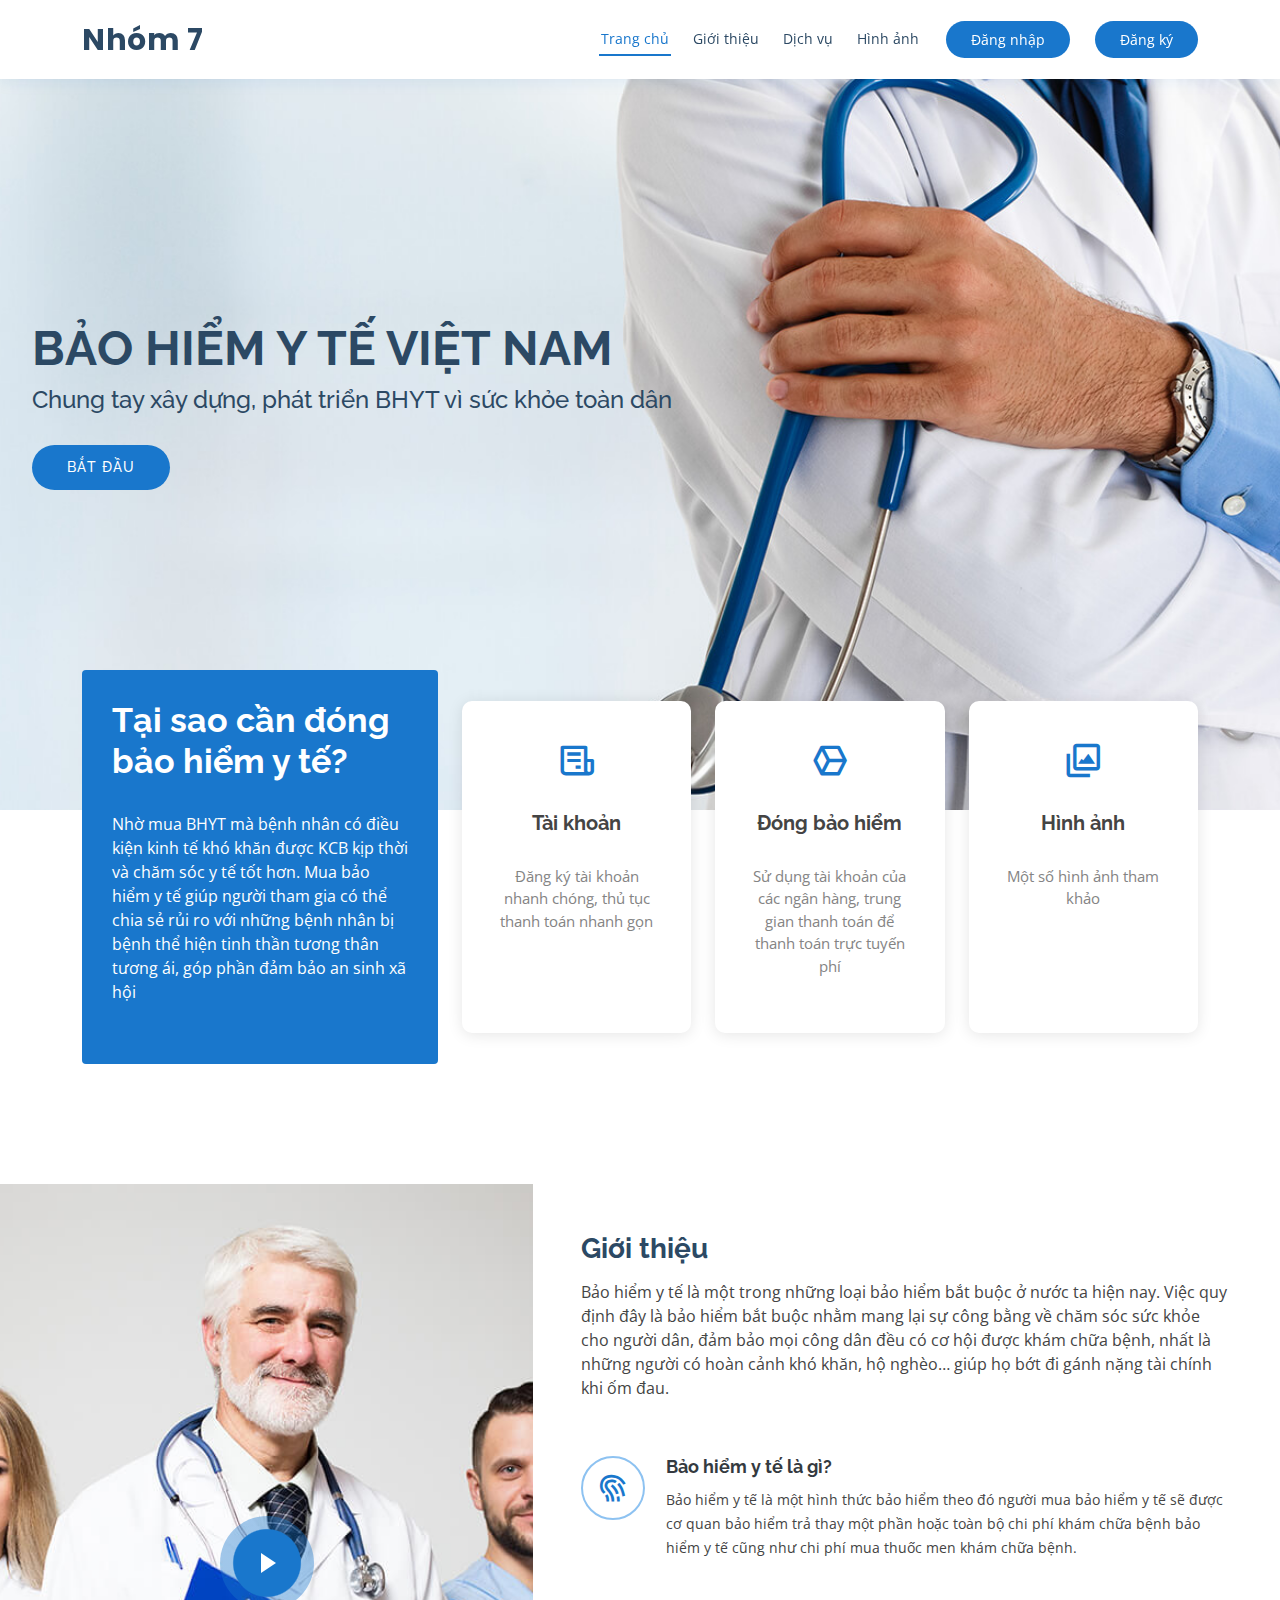
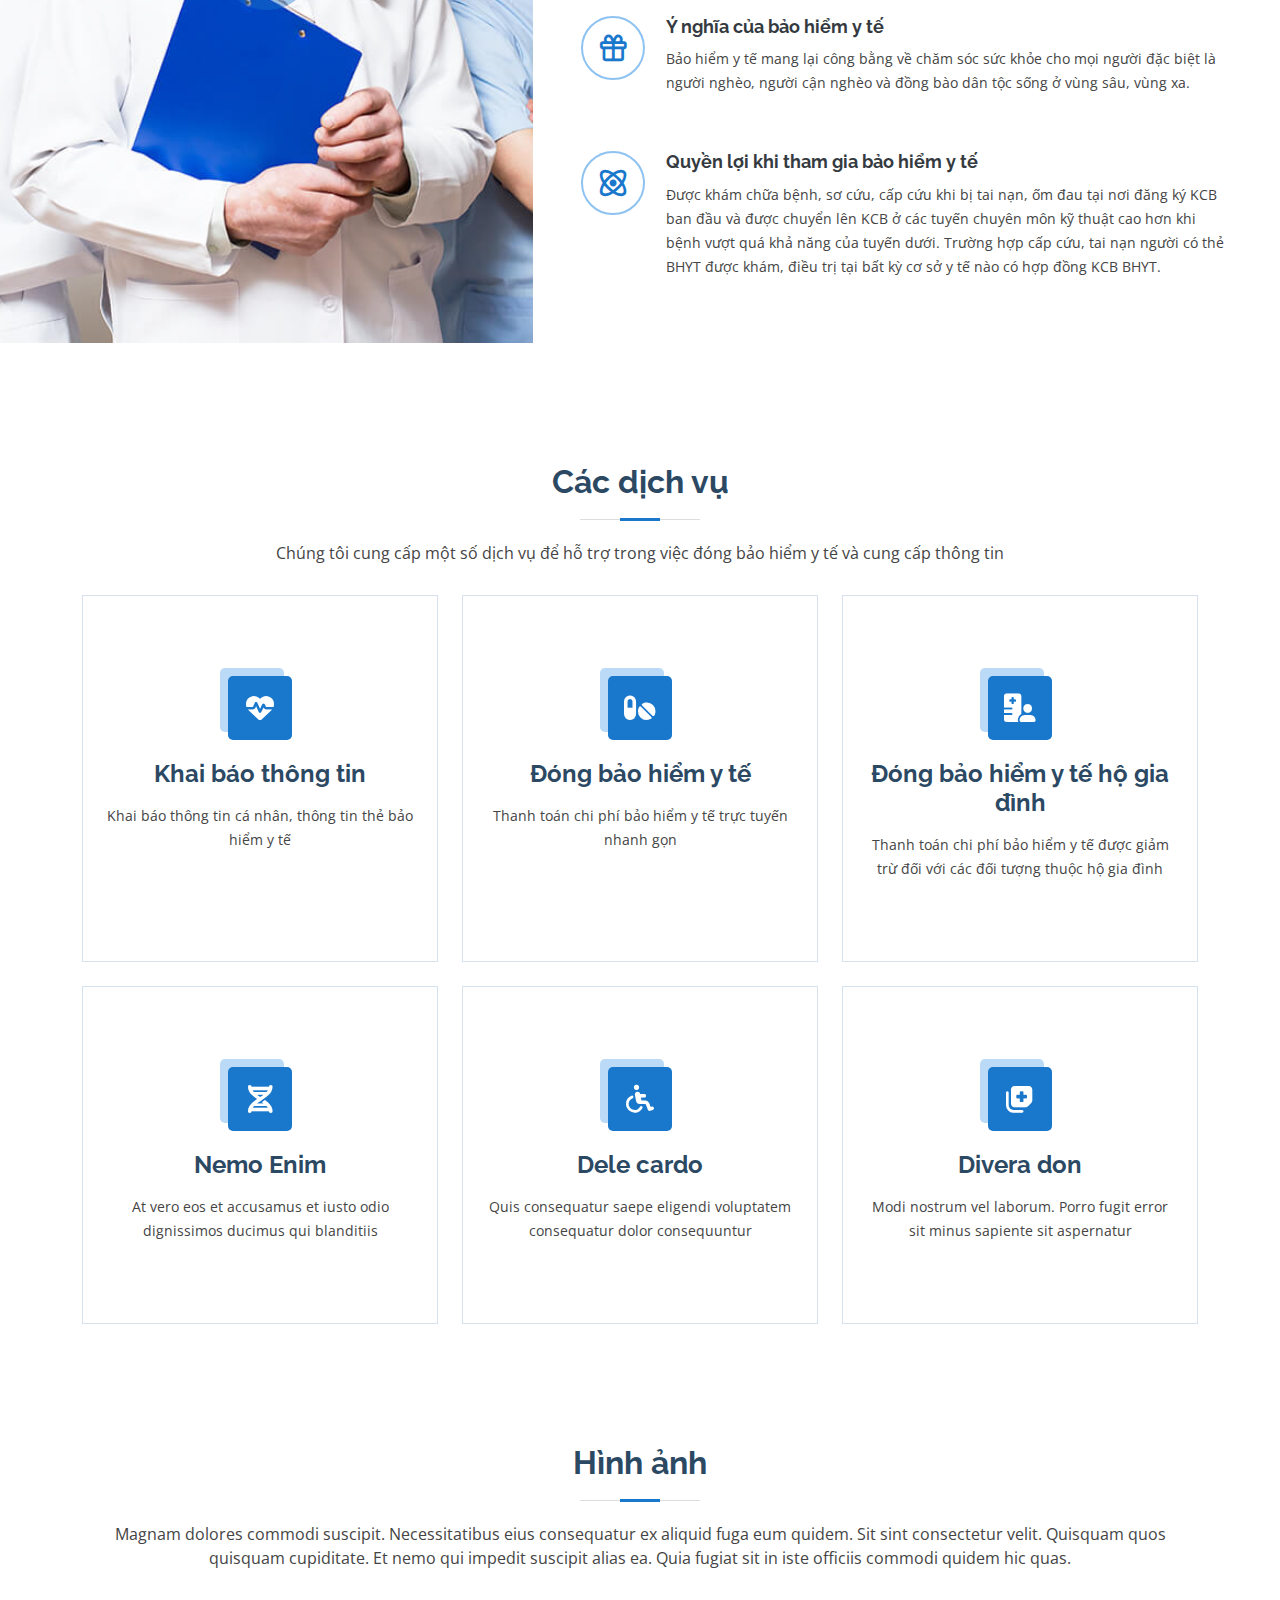
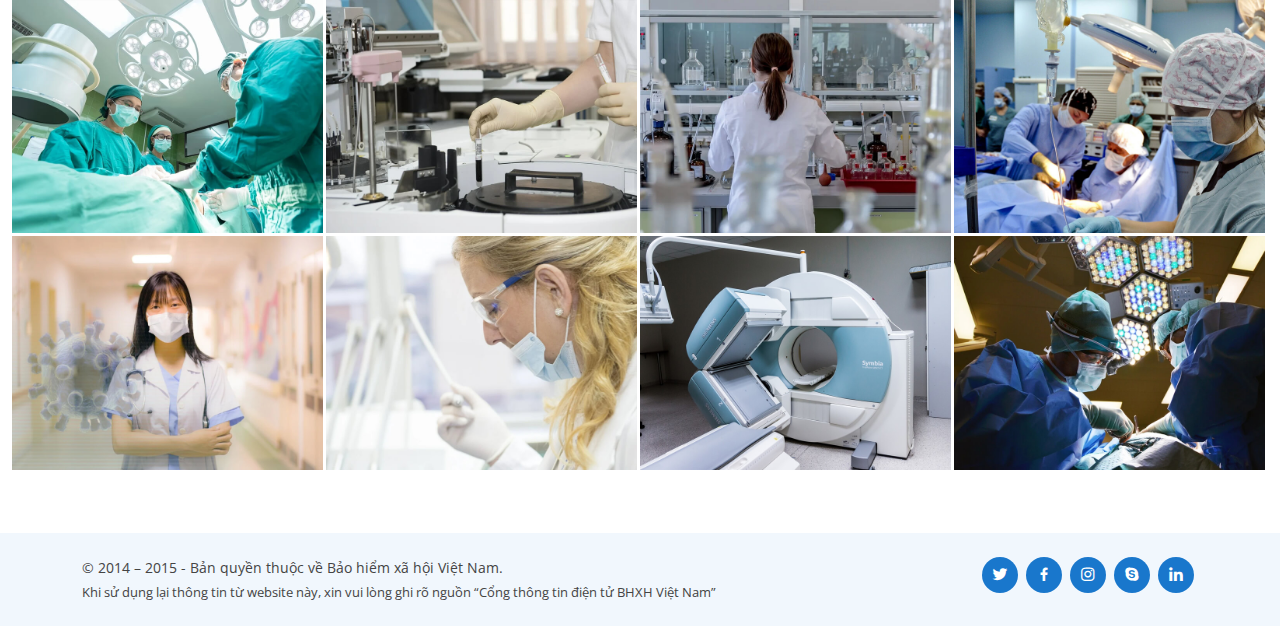
<file: Medilab/index.html>
<!DOCTYPE html>
<html lang="en">

<head>
  <meta charset="utf-8">
  <meta content="width=device-width, initial-scale=1.0" name="viewport">

  <title>Cổng thông tin điện tử - Bảo hiểm xã hội Việt Nam</title>
  <meta content="" name="description">
  <meta content="" name="keywords">

  <!-- Favicons -->
  <link href="assets/img/favicon.png" rel="icon">
  <link href="assets/img/apple-touch-icon.png" rel="apple-touch-icon">

  <!-- Google Fonts -->
  <link href="https://fonts.googleapis.com/css?family=Open+Sans:300,300i,400,400i,600,600i,700,700i|Raleway:300,300i,400,400i,500,500i,600,600i,700,700i|Poppins:300,300i,400,400i,500,500i,600,600i,700,700i" rel="stylesheet">

  <!-- Vendor CSS Files -->
  <link href="assets/vendor/fontawesome-free/css/all.min.css" rel="stylesheet">
  <link href="assets/vendor/animate.css/animate.min.css" rel="stylesheet">
  <link href="assets/vendor/bootstrap/css/bootstrap.min.css" rel="stylesheet">
  <link href="assets/vendor/bootstrap-icons/bootstrap-icons.css" rel="stylesheet">
  <link href="assets/vendor/boxicons/css/boxicons.min.css" rel="stylesheet">
  <link href="assets/vendor/glightbox/css/glightbox.min.css" rel="stylesheet">
  <link href="assets/vendor/remixicon/remixicon.css" rel="stylesheet">
  <link href="assets/vendor/swiper/swiper-bundle.min.css" rel="stylesheet">

  <!-- Template Main CSS File -->
  <link href="assets/css/style.css" rel="stylesheet">

  <!-- =======================================================
  * Template Name: Medilab
  * Updated: Mar 10 2023 with Bootstrap v5.2.3
  * Template URL: https://bootstrapmade.com/medilab-free-medical-bootstrap-theme/
  * Author: BootstrapMade.com
  * License: https://bootstrapmade.com/license/
  ======================================================== -->
</head>

<body>
  <!-- ======= Header ======= -->
  <header id="header" class="fixed-top">
    <div class="container d-flex align-items-center">

      <h1 class="logo me-auto"><a href="index.html">Nhóm 7</a></h1>
      <nav id="navbar" class="navbar order-last order-lg-0">
        <ul>
          <li><a class="nav-link scrollto active" href="#hero">Trang chủ</a></li>
          <li><a class="nav-link scrollto" href="#about">Giới thiệu</a></li>
          <li><a class="nav-link scrollto" href="#services">Dịch vụ</a></li>
          <li><a class="nav-link scrollto" href="#gallery">Hình ảnh</a></li>
          <li id="da_dang_nhap" class="dropdown hide"><a href="#"><span id="ten_dang_nhap" style="font-weight: bolder;">123456789 - Phạm Minh Hiếu</span> <i class="bi bi-chevron-down"></i></a>
            <ul>
              <li><a href="/thong-tin-tai-khoan.html">Thông tin tài khoản</a></li>
              <li><a href="/doi-mat-khau.html">Thay đổi mật khẩu</a></li>
              <!-- <li class="dropdown"><a href="#"><span>Deep Drop Down</span> <i class="bi bi-chevron-right"></i></a>
                <ul>
                  <li><a href="#">Deep Drop Down 1</a></li>
                  <li><a href="#">Deep Drop Down 2</a></li>
                  <li><a href="#">Deep Drop Down 3</a></li>
                  <li><a href="#">Deep Drop Down 4</a></li>
                  <li><a href="#">Deep Drop Down 5</a></li>
                </ul>
              </li> -->
              <li><a id="dang_xuat">Đăng xuất</a></li>
              <!-- <li><a href="#">Drop Down 3</a></li>
              <li><a href="#">Drop Down 4</a></li> -->
            </ul>
          </li>
          <!-- <li><a class="nav-link scrollto" href="#contact">Contact</a></li> -->
        </ul>
        <i class="bi bi-list mobile-nav-toggle"></i>
      </nav><!-- .navbar -->
      <a id="bt_dang_nhap" href="/dang-nhap.html" class="appointment-btn scrollto">Đăng nhập</a>
      <a id="bt_dang_ky" href="/inner-page.html" class="appointment-btn scrollto">Đăng ký</a>
    </div>
  </header><!-- End Header -->

  <!-- ======= Hero Section ======= -->
  <section id="hero" class="d-flex align-items-center">
    <div class="container">
      <h1 style="margin-left: -50px;">Bảo hiểm y tế Việt Nam</h1>
      <h2 style="margin-left: -50px;">Chung tay xây dựng, phát triển BHYT vì sức khỏe toàn dân</h2>
      <a href="#about" class="btn-get-started scrollto" style="margin-left: -50px;">Bắt đầu</a>
    </div>
  </section><!-- End Hero -->

  <main id="main">

    <!-- ======= Why Us Section ======= -->
    <section id="why-us" class="why-us">
      <div class="container">

        <div class="row">
          <div class="col-lg-4 d-flex align-items-stretch">
            <div class="content">
              <h3>Tại sao cần đóng bảo hiểm y tế?</h3>
              <p>
                Nhờ mua BHYT mà bệnh nhân có điều kiện kinh tế khó khăn được KCB kịp thời và chăm sóc y tế tốt hơn. Mua bảo hiểm y tế
                giúp người tham gia có thể chia sẻ rủi ro với những bệnh nhân bị bệnh thể hiện tinh thần tương thân tương ái, góp phần
                đảm bảo an sinh xã hội
              </p>
              <!-- <div class="text-center">
                <a href="#" class="more-btn">Learn More <i class="bx bx-chevron-right"></i></a>
              </div> -->
            </div>
          </div>
          <div class="col-lg-8 d-flex align-items-stretch">
            <div class="icon-boxes d-flex flex-column justify-content-center">
              <div class="row">
                <div class="col-xl-4 d-flex align-items-stretch">
                  <div class="icon-box mt-4 mt-xl-0">
                    <i class="bx bx-receipt"></i>
                    <h4>Tài khoản</h4>
                    <p>Đăng ký tài khoản nhanh chóng, thủ tục thanh toán nhanh gọn</p>
                  </div>
                </div>
                <div class="col-xl-4 d-flex align-items-stretch">
                  <div class="icon-box mt-4 mt-xl-0">
                    <i class="bx bx-cube-alt"></i>
                    <h4>Đóng bảo hiểm</h4>
                    <p>Sử dụng tài khoản của các ngân hàng, trung gian thanh toán để thanh toán trực tuyến phí</p>
                  </div>
                </div>
                <div class="col-xl-4 d-flex align-items-stretch">
                  <div class="icon-box mt-4 mt-xl-0">
                    <i class="bx bx-images"></i>
                    <h4>Hình ảnh</h4>
                    <p>Một số hình ảnh tham khảo</p>
                  </div>
                </div>
              </div>
            </div><!-- End .content-->
          </div>
        </div>

      </div>
    </section><!-- End Why Us Section -->

    <!-- ======= About Section ======= -->
    <section id="about" class="about">
      <div class="container-fluid">

        <div class="row">
          <div class="col-xl-5 col-lg-6 video-box d-flex justify-content-center align-items-stretch position-relative">
            <a href="https://www.youtube.com/watch?v=jDDaplaOz7Q" class="glightbox play-btn mb-4"></a>
          </div>

          <div class="col-xl-7 col-lg-6 icon-boxes d-flex flex-column align-items-stretch justify-content-center py-5 px-lg-5">
            <h3>Giới thiệu</h3>
            <p>Bảo hiểm y tế là một trong những loại bảo hiểm bắt buộc ở nước ta hiện nay. Việc quy định đây là bảo hiểm bắt buộc nhằm
            mang lại sự công bằng về chăm sóc sức khỏe cho người dân, đảm bảo mọi công dân đều có cơ hội được khám chữa bệnh, nhất
            là những người có hoàn cảnh khó khăn, hộ nghèo… giúp họ bớt đi gánh nặng tài chính khi ốm đau.</p>

            <div class="icon-box">
              <div class="icon"><i class="bx bx-fingerprint"></i></div>
              <h4 class="title"><a href="">Bảo hiểm y tế là gì?</a></h4>
              <p class="description">Bảo hiểm y tế là một hình thức bảo hiểm theo đó người mua bảo hiểm y tế sẽ được cơ quan bảo hiểm trả thay một phần hoặc
              toàn bộ chi phí khám chữa bệnh bảo hiểm y tế cũng như chi phí mua thuốc men khám chữa bệnh.</p>
            </div>

            <div class="icon-box">
              <div class="icon"><i class="bx bx-gift"></i></div>
              <h4 class="title"><a href="">Ý nghĩa của bảo hiểm y tế</a></h4>
              <p class="description">Bảo hiểm y tế mang lại công bằng về chăm sóc sức khỏe cho mọi người đặc biệt là người nghèo, người cận nghèo và đồng bào
              dân tộc sống ở vùng sâu, vùng xa.</p>
            </div>

            <div class="icon-box">
              <div class="icon"><i class="bx bx-atom"></i></div>
              <h4 class="title"><a href="">Quyền lợi khi tham gia bảo hiểm y tế</a></h4>
              <p class="description">Được khám chữa bệnh, sơ cứu, cấp cứu khi bị tai nạn, ốm đau tại nơi đăng ký KCB ban đầu và được chuyển lên KCB ở các
              tuyến chuyên môn kỹ thuật cao hơn khi bệnh vượt quá khả năng của tuyến dưới. Trường hợp cấp cứu, tai nạn người có thẻ
              BHYT được khám, điều trị tại bất kỳ cơ sở y tế nào có hợp đồng KCB BHYT.</p>
            </div>

          </div>
        </div>

      </div>
    </section><!-- End About Section -->

    <!-- ======= Services Section ======= -->
    <section id="services" class="services">
      <div class="container">

        <div class="section-title">
          <h2>Các dịch vụ</h2>
          <p>Chúng tôi cung cấp một số dịch vụ để hỗ trợ trong việc đóng bảo hiểm y tế và cung cấp thông tin</p>
        </div>

        <div class="row">
          <div id="khai_bao_thong_tin" class="col-lg-4 col-md-6 d-flex align-items-stretch">
            <div class="icon-box">
              <div class="icon"><i class="fas fa-heartbeat"></i></div>
              <h4><a href="/khai-bao-bhyt.html">Khai báo thông tin</a></h4>
              <p>Khai báo thông tin cá nhân, thông tin thẻ bảo hiểm y tế</p>
            </div>
          </div>

          <div id="dong_bhyt_ca_nhan" class="col-lg-4 col-md-6 d-flex align-items-stretch mt-4 mt-md-0">
            <div class="icon-box">
              <div class="icon"><i class="fas fa-pills"></i></div>
              <h4><a href="/gia-han-ca-nhan.html">Đóng bảo hiểm y tế</a></h4>
              <p>Thanh toán chi phí bảo hiểm y tế trực tuyến nhanh gọn</p>
            </div>
          </div>

          <div id="dong_bhyt_hgd" class="col-lg-4 col-md-6 d-flex align-items-stretch mt-4 mt-lg-0">
            <div class="icon-box">
              <div class="icon" ><i class="fas fa-hospital-user"></i></div>
              <h4><a>Đóng bảo hiểm y tế hộ gia đình</a></h4>
              <p>Thanh toán chi phí bảo hiểm y tế được giảm trừ đối với các đối tượng thuộc hộ gia đình</p>
            </div>
          </div>

          <div class="col-lg-4 col-md-6 d-flex align-items-stretch mt-4">
            <div class="icon-box">
              <div class="icon"><i class="fas fa-dna"></i></div>
              <h4><a href="">Nemo Enim</a></h4>
              <p>At vero eos et accusamus et iusto odio dignissimos ducimus qui blanditiis</p>
            </div>
          </div>

          <div class="col-lg-4 col-md-6 d-flex align-items-stretch mt-4">
            <div class="icon-box">
              <div class="icon"><i class="fas fa-wheelchair"></i></div>
              <h4><a href="">Dele cardo</a></h4>
              <p>Quis consequatur saepe eligendi voluptatem consequatur dolor consequuntur</p>
            </div>
          </div>

          <div class="col-lg-4 col-md-6 d-flex align-items-stretch mt-4">
            <div class="icon-box">
              <div class="icon"><i class="fas fa-notes-medical"></i></div>
              <h4><a href="">Divera don</a></h4>
              <p>Modi nostrum vel laborum. Porro fugit error sit minus sapiente sit aspernatur</p>
            </div>
          </div>

        </div>

      </div>
    </section><!-- End Services Section -->

    <!-- ======= Gallery Section ======= -->
    <section id="gallery" class="gallery">
      <div class="container">

        <div class="section-title">
          <h2>Hình ảnh</h2>
          <p>Magnam dolores commodi suscipit. Necessitatibus eius consequatur ex aliquid fuga eum quidem. Sit sint consectetur velit. Quisquam quos quisquam cupiditate. Et nemo qui impedit suscipit alias ea. Quia fugiat sit in iste officiis commodi quidem hic quas.</p>
        </div>
      </div>

      <div class="container-fluid">
        <div class="row g-0">

          <div class="col-lg-3 col-md-4">
            <div class="gallery-item">
              <a href="assets/img/gallery/gallery-1.jpg" class="galelry-lightbox">
                <img src="assets/img/gallery/gallery-1.jpg" alt="" class="img-fluid">
              </a>
            </div>
          </div>

          <div class="col-lg-3 col-md-4">
            <div class="gallery-item">
              <a href="assets/img/gallery/gallery-2.jpg" class="galelry-lightbox">
                <img src="assets/img/gallery/gallery-2.jpg" alt="" class="img-fluid">
              </a>
            </div>
          </div>

          <div class="col-lg-3 col-md-4">
            <div class="gallery-item">
              <a href="assets/img/gallery/gallery-3.jpg" class="galelry-lightbox">
                <img src="assets/img/gallery/gallery-3.jpg" alt="" class="img-fluid">
              </a>
            </div>
          </div>

          <div class="col-lg-3 col-md-4">
            <div class="gallery-item">
              <a href="assets/img/gallery/gallery-4.jpg" class="galelry-lightbox">
                <img src="assets/img/gallery/gallery-4.jpg" alt="" class="img-fluid">
              </a>
            </div>
          </div>

          <div class="col-lg-3 col-md-4">
            <div class="gallery-item">
              <a href="assets/img/gallery/gallery-5.jpg" class="galelry-lightbox">
                <img src="assets/img/gallery/gallery-5.jpg" alt="" class="img-fluid">
              </a>
            </div>
          </div>

          <div class="col-lg-3 col-md-4">
            <div class="gallery-item">
              <a href="assets/img/gallery/gallery-6.jpg" class="galelry-lightbox">
                <img src="assets/img/gallery/gallery-6.jpg" alt="" class="img-fluid">
              </a>
            </div>
          </div>

          <div class="col-lg-3 col-md-4">
            <div class="gallery-item">
              <a href="assets/img/gallery/gallery-7.jpg" class="galelry-lightbox">
                <img src="assets/img/gallery/gallery-7.jpg" alt="" class="img-fluid">
              </a>
            </div>
          </div>

          <div class="col-lg-3 col-md-4">
            <div class="gallery-item">
              <a href="assets/img/gallery/gallery-8.jpg" class="galelry-lightbox">
                <img src="assets/img/gallery/gallery-8.jpg" alt="" class="img-fluid">
              </a>
            </div>
          </div>

        </div>

      </div>
    </section><!-- End Gallery Section -->
  </main><!-- End #main -->

  <!-- ======= Footer ======= -->
  <footer id="footer">
    <div class="container d-md-flex py-4">

      <div class="me-md-auto text-center text-md-start">
        <div class="copyright">
          &copy; 2014 – 2015 - Bản quyền thuộc về Bảo hiểm xã hội Việt Nam.
        </div>
        <div class="credits">
          Khi sử dụng lại thông tin từ website này, xin vui lòng ghi rõ nguồn “Cổng thông tin điện tử BHXH Việt Nam”
        </div>
      </div>
      <div class="social-links text-center text-md-right pt-3 pt-md-0">
        <a href="#" class="twitter"><i class="bx bxl-twitter"></i></a>
        <a href="#" class="facebook"><i class="bx bxl-facebook"></i></a>
        <a href="#" class="instagram"><i class="bx bxl-instagram"></i></a>
        <a href="#" class="google-plus"><i class="bx bxl-skype"></i></a>
        <a href="#" class="linkedin"><i class="bx bxl-linkedin"></i></a>
      </div>
    </div>
  </footer><!-- End Footer -->

  <div id="preloader"></div>
  <a href="#" class="back-to-top d-flex align-items-center justify-content-center"><i class="bi bi-arrow-up-short"></i></a>

  <script>
    const token = localStorage.getItem('accessToken');
    const daDangNhap = document.querySelector("#da_dang_nhap");
    const btDangNhap = document.querySelector("#bt_dang_nhap");
    const btDangKy = document.querySelector("#bt_dang_ky");
    const tenDangNhap = document.querySelector("#ten_dang_nhap");
    console.log(token)
    if (token) {
      window.addEventListener('DOMContentLoaded', (event) => {
        fetch('http://localhost:8080/api/check/trang-chu', {
          method: "GET",
          headers: {
            'Authorization': 'Bearer ' + token
          }
        })
          .then(response => response.json())
          .then(data => {
            let p = data.username + " - " + data.hoTen;
            if (data.status == "success") {
              if (daDangNhap.classList.contains("hide")) {
                daDangNhap.classList.remove("hide");
              }
              if (!btDangNhap.classList.contains("hide")) {
                btDangNhap.classList.add("hide");
              }
              if (!btDangKy.classList.contains("hide")) {
                btDangKy.classList.add("hide");
              }
              tenDangNhap.innerHTML = p;
            } else {
              if (!daDangNhap.classList.contains("hide")) {
                daDangNhap.classList.add("hide");
              }
              if (btDangNhap.classList.contains("hide")) {
                btDangNhap.classList.remove("hide");
              }
              if (btDangKy.classList.contains("hide")) {
                btDangKy.classList.remove("hide");
              }
            }
          })
          .catch(error => {
            if (!daDangNhap.classList.contains("hide")) {
              daDangNhap.classList.add("hide");
            }
            if (btDangNhap.classList.contains("hide")) {
              btDangNhap.classList.remove("hide");
            }
            if (btDangKy.classList.contains("hide")) {
              btDangKy.classList.remove("hide");
            }
          });
      });
    } else {
      // Nếu không có token, hiển thị nút đăng nhập và đăng ký
      if (!daDangNhap.classList.contains("hide")) {
        daDangNhap.classList.add("hide");
      }
      if (btDangNhap.classList.contains("hide")) {
        btDangNhap.classList.remove("hide");
      }
      if (btDangKy.classList.contains("hide")) {
        btDangKy.classList.remove("hide");
      }
    }

    document.getElementById("dang_xuat").addEventListener("click", function (event) {
      event.preventDefault();
      localStorage.removeItem('accessToken');
      location.reload();
    });

    // kiểm tra xem đã đăng nhập chưa
    // Trang web đóng bhyt hgd
    const dongBhytHgd = document.querySelector("#dong_bhyt_hgd");
    dongBhytHgd.addEventListener('click', event => {
      console.log("click")
      event.preventDefault();
      fetch('http://localhost:8080/api/check/trang-chu', {
        method: "GET",
        headers: {
          'Authorization': 'Bearer ' + token
        }
      })
      .then(response => {
        if (response.status === 200){  
          return response.json();
        }else{
          location.href = "/dang-nhap.html";
        }
      })
      .then(data => {
        if(data.status =="success"){
          location.href = "/gia-han-hgd.html";
        }else{
          location.href = "/dang-nhap.html";
        }
      })
      .catch(error => {
        console.error('Lỗi:', error);
      });
    });


    // Trang web đóng bhyt cá nhân
    const dongBhytCaNhan = document.querySelector("#dong_bhyt_ca_nhan");
    dongBhytCaNhan.addEventListener('click', event => {
        console.log("click")
        event.preventDefault();
        fetch('http://localhost:8080/api/check/trang-chu', {
          method: "GET",
          headers: {
            'Authorization': 'Bearer ' + token
          }
        })
          .then(response => {
            if (response.status === 200) {
              return response.json();
            } else {
              location.href = "/dang-nhap.html";
            }
          })
          .then(data => {
            if (data.status == "success") {
              location.href = "/gia-han-ca-nhan.html";
            } else {
              location.href = "/dang-nhap.html";
            }
          })
          .catch(error => {
            console.error('Lỗi:', error);
          });
      });

    // Trang web khai báo thông tin bhyt
    const khaiBaoThongTin = document.querySelector("#khai_bao_thong_tin");
    khaiBaoThongTin.addEventListener('click', event => {
        console.log("click")
        event.preventDefault();
        fetch('http://localhost:8080/api/check/trang-chu', {
          method: "GET",
          headers: {
            'Authorization': 'Bearer ' + token
          }
        })
          .then(response => {
            if (response.status === 200) {
              return response.json();
            } else {
              location.href = "/dang-nhap.html";
            }
          })
          .then(data => {
            if (data.status == "success") {
              location.href = "/khai-bao-bhyt.html";
            } else {
              location.href = "/dang-nhap.html";
            }
          })
          .catch(error => {
            console.error('Lỗi:', error);
          });
      });

  </script>
  <!-- Vendor JS Files -->
  <script src="assets/vendor/purecounter/purecounter_vanilla.js"></script>
  <script src="assets/vendor/bootstrap/js/bootstrap.bundle.min.js"></script>
  <script src="assets/vendor/glightbox/js/glightbox.min.js"></script>
  <script src="assets/vendor/swiper/swiper-bundle.min.js"></script>
  <script src="assets/vendor/php-email-form/validate.js"></script>

  <!-- Template Main JS File -->
  <script src="assets/js/main.js"></script>
  <!-- SCRIPT -->

</body>

</html>
</file>
<file: Medilab/assets/css/style.css>
/**
* Template Name: Medilab
* Updated: Mar 10 2023 with Bootstrap v5.2.3
* Template URL: https://bootstrapmade.com/medilab-free-medical-bootstrap-theme/
* Author: BootstrapMade.com
* License: https://bootstrapmade.com/license/
*/

/*--------------------------------------------------------------
# General
--------------------------------------------------------------*/
body {
  font-family: "Open Sans", sans-serif;
  color: #444444;
}

a {
  color: #1977cc;
  text-decoration: none;
}

a:hover {
  color: #3291e6;
  text-decoration: none;
}

h1,
h2,
h3,
h4,
h5,
h6 {
  font-family: "Raleway", sans-serif;
}

/*--------------------------------------------------------------
# Preloader
--------------------------------------------------------------*/
#preloader {
  position: fixed;
  top: 0;
  left: 0;
  right: 0;
  bottom: 0;
  z-index: 9999;
  overflow: hidden;
  background: #fff;
}

#preloader:before {
  content: "";
  position: fixed;
  top: calc(50% - 30px);
  left: calc(50% - 30px);
  border: 6px solid #1977cc;
  border-top-color: #d1e6f9;
  border-radius: 50%;
  width: 60px;
  height: 60px;
  animation: animate-preloader 1s linear infinite;
}

@keyframes animate-preloader {
  0% {
    transform: rotate(0deg);
  }

  100% {
    transform: rotate(360deg);
  }
}

/*--------------------------------------------------------------
# Back to top button
--------------------------------------------------------------*/
.back-to-top {
  position: fixed;
  visibility: hidden;
  opacity: 0;
  right: 15px;
  bottom: 15px;
  z-index: 996;
  background: #1977cc;
  width: 40px;
  height: 40px;
  border-radius: 4px;
  transition: all 0.4s;
}

.back-to-top i {
  font-size: 28px;
  color: #fff;
  line-height: 0;
}

.back-to-top:hover {
  background: #298ce5;
  color: #fff;
}

.back-to-top.active {
  visibility: visible;
  opacity: 1;
}

.datepicker-dropdown {
  padding: 20px !important;
}

/*--------------------------------------------------------------
# Top Bar
--------------------------------------------------------------*/
#topbar {
  background: #fff;
  height: 40px;
  font-size: 14px;
  transition: all 0.5s;
  z-index: 996;
}

#topbar.topbar-scrolled {
  top: -40px;
}

#topbar .contact-info a {
  line-height: 1;
  color: #444444;
  transition: 0.3s;
}

#topbar .contact-info a:hover {
  color: #1977cc;
}

#topbar .contact-info i {
  color: #1977cc;
  padding-right: 4px;
  margin-left: 15px;
  line-height: 0;
}

#topbar .contact-info i:first-child {
  margin-left: 0;
}

#topbar .social-links a {
  color: #437099;
  padding-left: 15px;
  display: inline-block;
  line-height: 1px;
  transition: 0.3s;
}

#topbar .social-links a:hover {
  color: #1977cc;
}

#topbar .social-links a:first-child {
  border-left: 0;
}

/*--------------------------------------------------------------
# Header
--------------------------------------------------------------*/
#header {
  background: #fff;
  transition: all 0.5s;
  z-index: 997;
  padding: 15px 0;
  box-shadow: 0px 2px 15px rgba(25, 119, 204, 0.1);
}

#header.header-scrolled {
  top: 0;
}

#header .logo {
  font-size: 30px;
  margin: 0;
  padding: 0;
  line-height: 1;
  font-weight: 700;
  letter-spacing: 0.5px;
  font-family: "Poppins", sans-serif;
}

#header .logo a {
  color: #2c4964;
}

#header .logo img {
  max-height: 40px;
}

/**
* Appointment Button *
*/
.appointment-btn {
  margin-left: 25px;
  background: #1977cc;
  color: #fff;
  border-radius: 50px;
  padding: 8px 25px;
  white-space: nowrap;
  transition: 0.3s;
  font-size: 14px;
  display: inline-block;
}

.appointment-btn:hover {
  background: #166ab5;
  color: #fff;
}

@media (max-width: 768px) {
  .appointment-btn {
    margin: 0 15px 0 0;
    padding: 6px 18px;
  }
}

/*--------------------------------------------------------------
# Navigation Menu
--------------------------------------------------------------*/
/**
* Desktop Navigation 
*/
.navbar {
  padding: 0;
}

.navbar ul {
  margin: 0;
  padding: 0;
  display: flex;
  list-style: none;
  align-items: center;
}

.navbar li {
  position: relative;
}

.navbar>ul>li {
  position: relative;
  white-space: nowrap;
  padding: 8px 0 8px 20px;
}

.navbar a,
.navbar a:focus {
  display: flex;
  align-items: center;
  justify-content: space-between;
  font-size: 14px;
  color: #2c4964;
  white-space: nowrap;
  transition: 0.3s;
  border-bottom: 2px solid #fff;
  padding: 5px 2px;
}

.navbar a i,
.navbar a:focus i {
  font-size: 12px;
  line-height: 0;
  margin-left: 5px;
}

.navbar a:hover,
.navbar .active,
.navbar .active:focus,
.navbar li:hover>a {
  color: #1977cc;
  border-color: #1977cc;
}

.navbar .dropdown ul {
  display: block;
  position: absolute;
  left: 20px;
  top: calc(100% + 30px);
  margin: 0;
  padding: 10px 0;
  z-index: 99;
  opacity: 0;
  visibility: hidden;
  background: #fff;
  box-shadow: 0px 0px 30px rgba(127, 137, 161, 0.25);
  transition: 0.3s;
}

.navbar .dropdown ul li {
  min-width: 200px;
}

.navbar .dropdown ul a {
  padding: 10px 20px;
  font-size: 14px;
  font-weight: 500;
  text-transform: none;
  color: #082744;
  border: none;
}

.navbar .dropdown ul a i {
  font-size: 12px;
}

.navbar .dropdown ul a:hover,
.navbar .dropdown ul .active:hover,
.navbar .dropdown ul li:hover>a {
  color: #1977cc;
}

.navbar .dropdown:hover>ul {
  opacity: 1;
  top: 100%;
  visibility: visible;
}

.navbar .dropdown .dropdown ul {
  top: 0;
  left: calc(100% - 30px);
  visibility: hidden;
}

.navbar .dropdown .dropdown:hover>ul {
  opacity: 1;
  top: 0;
  left: 100%;
  visibility: visible;
}

@media (max-width: 1366px) {
  .navbar .dropdown .dropdown ul {
    left: -90%;
  }

  .navbar .dropdown .dropdown:hover>ul {
    left: -100%;
  }
}

/**
* Mobile Navigation 
*/
.mobile-nav-toggle {
  color: #2c4964;
  font-size: 28px;
  cursor: pointer;
  display: none;
  line-height: 0;
  transition: 0.5s;
}

.mobile-nav-toggle.bi-x {
  color: #fff;
}

@media (max-width: 991px) {
  .mobile-nav-toggle {
    display: block;
  }

  .navbar ul {
    display: none;
  }
}

.navbar-mobile {
  position: fixed;
  overflow: hidden;
  top: 0;
  right: 0;
  left: 0;
  bottom: 0;
  background: rgba(28, 47, 65, 0.9);
  transition: 0.3s;
  z-index: 999;
}

.navbar-mobile .mobile-nav-toggle {
  position: absolute;
  top: 15px;
  right: 15px;
}

.navbar-mobile ul {
  display: block;
  position: absolute;
  top: 55px;
  right: 15px;
  bottom: 15px;
  left: 15px;
  padding: 10px 0;
  background-color: #fff;
  overflow-y: auto;
  transition: 0.3s;
}

.navbar-mobile>ul>li {
  padding: 0;
}

.navbar-mobile a,
.navbar-mobile a:focus {
  padding: 10px 20px;
  font-size: 15px;
  color: #2c4964;
  border: none;
}

.navbar-mobile a:hover,
.navbar-mobile .active,
.navbar-mobile li:hover>a {
  color: #1977cc;
}

.navbar-mobile .getstarted,
.navbar-mobile .getstarted:focus {
  margin: 15px;
}

.navbar-mobile .dropdown ul {
  position: static;
  display: none;
  margin: 10px 20px;
  padding: 10px 0;
  z-index: 99;
  opacity: 1;
  visibility: visible;
  background: #fff;
  box-shadow: 0px 0px 30px rgba(127, 137, 161, 0.25);
}

.navbar-mobile .dropdown ul li {
  min-width: 200px;
}

.navbar-mobile .dropdown ul a {
  padding: 10px 20px;
}

.navbar-mobile .dropdown ul a i {
  font-size: 12px;
}

.navbar-mobile .dropdown ul a:hover,
.navbar-mobile .dropdown ul .active:hover,
.navbar-mobile .dropdown ul li:hover>a {
  color: #1977cc;
}

.navbar-mobile .dropdown>.dropdown-active {
  display: block;
}

/*--------------------------------------------------------------
# Hero Section
--------------------------------------------------------------*/
#hero {
  width: 100%;
  height: 90vh;
  background: url("../img/hero-bg.jpg") top center;
  background-size: cover;
  margin-bottom: -200px;
}

#hero .container {
  position: relative;
}

#hero h1 {
  margin: 0;
  font-size: 48px;
  font-weight: 700;
  line-height: 56px;
  text-transform: uppercase;
  color: #2c4964;
}

#hero h2 {
  color: #2c4964;
  margin: 10px 0 0 0;
  font-size: 24px;
}

#hero .btn-get-started {
  font-family: "Raleway", sans-serif;
  text-transform: uppercase;
  font-weight: 500;
  font-size: 14px;
  letter-spacing: 1px;
  display: inline-block;
  padding: 12px 35px;
  margin-top: 30px;
  border-radius: 50px;
  transition: 0.5s;
  color: #fff;
  background: #1977cc;
}

#hero .btn-get-started:hover {
  background: #3291e6;
}

@media (min-width: 1024px) {
  #hero {
    background-attachment: fixed;
  }
}

@media (max-width: 992px) {
  #hero {
    margin-bottom: 0;
    height: 100vh;
  }

  #hero .container {
    padding-bottom: 63px;
  }

  #hero h1 {
    font-size: 28px;
    line-height: 36px;
  }

  #hero h2 {
    font-size: 18px;
    line-height: 24px;
    margin-bottom: 30px;
  }
}

@media (max-height: 600px) {
  #hero {
    height: 110vh;
  }
}

/*--------------------------------------------------------------
# Sections General
--------------------------------------------------------------*/
section {
  padding: 60px 0;
  overflow: hidden;
}

.section-bg {
  background-color: #f1f7fd;
}

.section-title {
  text-align: center;
  padding-bottom: 30px;
}

.section-title h2 {
  font-size: 32px;
  font-weight: bold;
  margin-bottom: 20px;
  padding-bottom: 20px;
  position: relative;
  color: #2c4964;
}

.section-title h2::before {
  content: "";
  position: absolute;
  display: block;
  width: 120px;
  height: 1px;
  background: #ddd;
  bottom: 1px;
  left: calc(50% - 60px);
}

.section-title h2::after {
  content: "";
  position: absolute;
  display: block;
  width: 40px;
  height: 3px;
  background: #1977cc;
  bottom: 0;
  left: calc(50% - 20px);
}

.section-title p {
  margin-bottom: 0;
}

/*--------------------------------------------------------------
# Breadcrumbs
--------------------------------------------------------------*/
.breadcrumbs {
  padding: 20px 0;
  background-color: #f1f7fd;
  min-height: 40px;
  margin-top: 120px;
}

@media (max-width: 992px) {
  .breadcrumbs {
    margin-top: 100px;
  }
}

.breadcrumbs h2 {
  font-size: 24px;
  font-weight: 300;
  margin: 0;
}

@media (max-width: 992px) {
  .breadcrumbs h2 {
    margin: 0 0 10px 0;
  }
}

.breadcrumbs ol {
  display: flex;
  flex-wrap: wrap;
  list-style: none;
  padding: 0;
  margin: 0;
  font-size: 14px;
}

.breadcrumbs ol li+li {
  padding-left: 10px;
}

.breadcrumbs ol li+li::before {
  display: inline-block;
  padding-right: 10px;
  color: #6c757d;
  content: "/";
}

@media (max-width: 768px) {
  .breadcrumbs .d-flex {
    display: block !important;
  }

  .breadcrumbs ol {
    display: block;
  }

  .breadcrumbs ol li {
    display: inline-block;
  }
}

/*--------------------------------------------------------------
# Why Us
--------------------------------------------------------------*/
.why-us .content {
  padding: 30px;
  background: #1977cc;
  border-radius: 4px;
  color: #fff;
}

.why-us .content h3 {
  font-weight: 700;
  font-size: 34px;
  margin-bottom: 30px;
}

.why-us .content p {
  margin-bottom: 30px;
}

.why-us .content .more-btn {
  display: inline-block;
  background: rgba(255, 255, 255, 0.2);
  padding: 6px 30px 8px 30px;
  color: #fff;
  border-radius: 50px;
  transition: all ease-in-out 0.4s;
}

.why-us .content .more-btn i {
  font-size: 14px;
}

.why-us .content .more-btn:hover {
  color: #1977cc;
  background: #fff;
}

.why-us .icon-boxes .icon-box {
  text-align: center;
  border-radius: 10px;
  background: #fff;
  box-shadow: 0px 2px 15px rgba(0, 0, 0, 0.1);
  padding: 40px 30px;
  width: 100%;
}

.why-us .icon-boxes .icon-box i {
  font-size: 40px;
  color: #1977cc;
  margin-bottom: 30px;
}

.why-us .icon-boxes .icon-box h4 {
  font-size: 20px;
  font-weight: 700;
  margin: 0 0 30px 0;
}

.why-us .icon-boxes .icon-box p {
  font-size: 15px;
  color: #848484;
}

/*--------------------------------------------------------------
# About
--------------------------------------------------------------*/
.about .icon-boxes h4 {
  font-size: 18px;
  color: #4b7dab;
  margin-bottom: 15px;
}

.about .icon-boxes h3 {
  font-size: 28px;
  font-weight: 700;
  color: #2c4964;
  margin-bottom: 15px;
}

.about .icon-box {
  margin-top: 40px;
}

.about .icon-box .icon {
  float: left;
  display: flex;
  align-items: center;
  justify-content: center;
  width: 64px;
  height: 64px;
  border: 2px solid #8dc2f1;
  border-radius: 50px;
  transition: 0.5s;
}

.about .icon-box .icon i {
  color: #1977cc;
  font-size: 32px;
}

.about .icon-box:hover .icon {
  background: #1977cc;
  border-color: #1977cc;
}

.about .icon-box:hover .icon i {
  color: #fff;
}

.about .icon-box .title {
  margin-left: 85px;
  font-weight: 700;
  margin-bottom: 10px;
  font-size: 18px;
}

.about .icon-box .title a {
  color: #343a40;
  transition: 0.3s;
}

.about .icon-box .title a:hover {
  color: #1977cc;
}

.about .icon-box .description {
  margin-left: 85px;
  line-height: 24px;
  font-size: 14px;
}

.about .video-box {
  background: url("../img/about.jpg") center center no-repeat;
  background-size: cover;
  min-height: 500px;
}

.about .play-btn {
  width: 94px;
  height: 94px;
  background: radial-gradient(#1977cc 50%, rgba(25, 119, 204, 0.4) 52%);
  border-radius: 50%;
  display: block;
  position: absolute;
  left: calc(50% - 47px);
  top: calc(50% - 47px);
  overflow: hidden;
}

.about .play-btn::after {
  content: "";
  position: absolute;
  left: 50%;
  top: 50%;
  transform: translateX(-40%) translateY(-50%);
  width: 0;
  height: 0;
  border-top: 10px solid transparent;
  border-bottom: 10px solid transparent;
  border-left: 15px solid #fff;
  z-index: 100;
  transition: all 400ms cubic-bezier(0.55, 0.055, 0.675, 0.19);
}

.about .play-btn::before {
  content: "";
  position: absolute;
  width: 120px;
  height: 120px;
  animation-delay: 0s;
  animation: pulsate-btn 2s;
  animation-direction: forwards;
  animation-iteration-count: infinite;
  animation-timing-function: steps;
  opacity: 1;
  border-radius: 50%;
  border: 5px solid rgba(25, 119, 204, 0.7);
  top: -15%;
  left: -15%;
  background: rgba(198, 16, 0, 0);
}

.about .play-btn:hover::after {
  border-left: 15px solid #1977cc;
  transform: scale(20);
}

.about .play-btn:hover::before {
  content: "";
  position: absolute;
  left: 50%;
  top: 50%;
  transform: translateX(-40%) translateY(-50%);
  width: 0;
  height: 0;
  border: none;
  border-top: 10px solid transparent;
  border-bottom: 10px solid transparent;
  border-left: 15px solid #fff;
  z-index: 200;
  animation: none;
  border-radius: 0;
}

@keyframes pulsate-btn {
  0% {
    transform: scale(0.6, 0.6);
    opacity: 1;
  }

  100% {
    transform: scale(1, 1);
    opacity: 0;
  }
}

/*--------------------------------------------------------------
# Counts
--------------------------------------------------------------*/
.counts {
  background: #f1f7fd;
  padding: 70px 0 60px;
}

.counts .count-box {
  padding: 30px 30px 25px 30px;
  width: 100%;
  position: relative;
  text-align: center;
  background: #fff;
}

.counts .count-box i {
  position: absolute;
  top: -25px;
  left: 50%;
  transform: translateX(-50%);
  font-size: 20px;
  background: #1977cc;
  color: #fff;
  border-radius: 50px;
  display: inline-flex;
  align-items: center;
  justify-content: center;
  width: 48px;
  height: 48px;
}

.counts .count-box span {
  font-size: 36px;
  display: block;
  font-weight: 600;
  color: #082744;
}

.counts .count-box p {
  padding: 0;
  margin: 0;
  font-family: "Raleway", sans-serif;
  font-size: 14px;
}

/*--------------------------------------------------------------
# Services
--------------------------------------------------------------*/
.services .icon-box {
  text-align: center;
  border: 1px solid #d5e1ed;
  padding: 80px 20px;
  transition: all ease-in-out 0.3s;
}

.services .icon-box .icon {
  margin: 0 auto;
  width: 64px;
  height: 64px;
  background: #1977cc;
  border-radius: 5px;
  transition: all 0.3s ease-out 0s;
  display: flex;
  align-items: center;
  justify-content: center;
  margin-bottom: 20px;
  transform-style: preserve-3d;
}

.services .icon-box .icon i {
  color: #fff;
  font-size: 28px;
}

.services .icon-box .icon::before {
  position: absolute;
  content: "";
  left: -8px;
  top: -8px;
  height: 100%;
  width: 100%;
  background: #badaf7;
  border-radius: 5px;
  transition: all 0.3s ease-out 0s;
  transform: translateZ(-1px);
}

.services .icon-box h4 {
  font-weight: 700;
  margin-bottom: 15px;
  font-size: 24px;
}

.services .icon-box h4 a {
  color: #2c4964;
}

.services .icon-box p {
  line-height: 24px;
  font-size: 14px;
  margin-bottom: 0;
}

.services .icon-box:hover {
  background: #1977cc;
  border-color: #1977cc;
}

.services .icon-box:hover .icon {
  background: #fff;
}

.services .icon-box:hover .icon i {
  color: #1977cc;
}

.services .icon-box:hover .icon::before {
  background: #3291e6;
}

.services .icon-box:hover h4 a,
.services .icon-box:hover p {
  color: #fff;
}

/*--------------------------------------------------------------
# Appointments
--------------------------------------------------------------*/
.appointment .php-email-form {
  width: 100%;
}

.appointment .php-email-form .form-group {
  padding-bottom: 8px;
}

.appointment .php-email-form .validate {
  display: none;
  color: red;
  margin: 0 0 15px 0;
  font-weight: 400;
  font-size: 13px;
}

.appointment .php-email-form .error-message {
  display: none;
  color: #fff;
  background: #ed3c0d;
  text-align: left;
  padding: 15px;
  font-weight: 600;
}

.appointment .php-email-form .error-message br+br {
  margin-top: 25px;
}

.appointment .php-email-form .sent-message {
  display: none;
  color: #fff;
  background: #18d26e;
  text-align: center;
  padding: 15px;
  font-weight: 600;
}

.appointment .php-email-form .loading {
  display: none;
  background: #fff;
  text-align: center;
  padding: 15px;
}

.appointment .php-email-form .loading:before {
  content: "";
  display: inline-block;
  border-radius: 50%;
  width: 24px;
  height: 24px;
  margin: 0 10px -6px 0;
  border: 3px solid #18d26e;
  border-top-color: #eee;
  animation: animate-loading 1s linear infinite;
}

.appointment .php-email-form input,
.appointment .php-email-form textarea,
.appointment .php-email-form select {
  border-radius: 0;
  box-shadow: none;
  font-size: 14px;
  padding: 10px !important;
}

.appointment .php-email-form input:focus,
.appointment .php-email-form textarea:focus,
.appointment .php-email-form select:focus {
  border-color: #1977cc;
}

.appointment .php-email-form input,
.appointment .php-email-form select {
  height: 44px;
}

.appointment .php-email-form textarea {
  padding: 10px 12px;
}

.appointment .php-email-form button[type=submit] {
  background: #1977cc;
  border: 0;
  padding: 10px 35px;
  color: #fff;
  transition: 0.4s;
  border-radius: 50px;
}

.appointment .php-email-form button[type=submit]:hover {
  background: #1c84e3;
}

/*--------------------------------------------------------------
# Departments
--------------------------------------------------------------*/
.departments {
  overflow: hidden;
}

.departments .nav-tabs {
  border: 0;
}

.departments .nav-link {
  border: 0;
  padding: 12px 15px 12px 0;
  transition: 0.3s;
  color: #2c4964;
  border-radius: 0;
  border-right: 2px solid #ebf1f6;
  font-weight: 600;
  font-size: 15px;
}

.departments .nav-link:hover {
  color: #1977cc;
}

.departments .nav-link.active {
  color: #1977cc;
  border-color: #1977cc;
}

.departments .tab-pane.active {
  animation: fadeIn 0.5s ease-out;
}

.departments .details h3 {
  font-size: 26px;
  font-weight: 600;
  margin-bottom: 20px;
  color: #2c4964;
}

.departments .details p {
  color: #777777;
}

.departments .details p:last-child {
  margin-bottom: 0;
}

@media (max-width: 992px) {
  .departments .nav-link {
    border: 0;
    padding: 15px;
  }

  .departments .nav-link.active {
    color: #fff;
    background: #1977cc;
  }
}

/*--------------------------------------------------------------
# Doctors
--------------------------------------------------------------*/
.doctors {
  background: #fff;
}

.doctors .member {
  position: relative;
  box-shadow: 0px 2px 15px rgba(44, 73, 100, 0.08);
  padding: 30px;
  border-radius: 10px;
}

.doctors .member .pic {
  overflow: hidden;
  width: 180px;
  border-radius: 50%;
}

.doctors .member .pic img {
  transition: ease-in-out 0.3s;
}

.doctors .member:hover img {
  transform: scale(1.1);
}

.doctors .member .member-info {
  padding-left: 30px;
}

.doctors .member h4 {
  font-weight: 700;
  margin-bottom: 5px;
  font-size: 20px;
  color: #2c4964;
}

.doctors .member span {
  display: block;
  font-size: 15px;
  padding-bottom: 10px;
  position: relative;
  font-weight: 500;
}

.doctors .member span::after {
  content: "";
  position: absolute;
  display: block;
  width: 50px;
  height: 1px;
  background: #b2c8dd;
  bottom: 0;
  left: 0;
}

.doctors .member p {
  margin: 10px 0 0 0;
  font-size: 14px;
}

.doctors .member .social {
  margin-top: 12px;
  display: flex;
  align-items: center;
  justify-content: flex-start;
}

.doctors .member .social a {
  transition: ease-in-out 0.3s;
  display: flex;
  align-items: center;
  justify-content: center;
  border-radius: 50px;
  width: 32px;
  height: 32px;
  background: #a0bcd5;
}

.doctors .member .social a i {
  color: #fff;
  font-size: 16px;
  margin: 0 2px;
}

.doctors .member .social a:hover {
  background: #1977cc;
}

.doctors .member .social a+a {
  margin-left: 8px;
}

/*--------------------------------------------------------------
# Frequently Asked Questions
--------------------------------------------------------------*/
.faq .faq-list {
  padding: 0 100px;
}

.faq .faq-list ul {
  padding: 0;
  list-style: none;
}

.faq .faq-list li+li {
  margin-top: 15px;
}

.faq .faq-list li {
  padding: 20px;
  background: #fff;
  border-radius: 4px;
  position: relative;
}

.faq .faq-list a {
  display: block;
  position: relative;
  font-family: "Poppins", sans-serif;
  font-size: 16px;
  line-height: 24px;
  font-weight: 500;
  padding: 0 30px;
  outline: none;
  cursor: pointer;
}

.faq .faq-list .icon-help {
  font-size: 24px;
  position: absolute;
  right: 0;
  left: 20px;
  color: #76b5ee;
}

.faq .faq-list .icon-show,
.faq .faq-list .icon-close {
  font-size: 24px;
  position: absolute;
  right: 0;
  top: 0;
}

.faq .faq-list p {
  margin-bottom: 0;
  padding: 10px 0 0 0;
}

.faq .faq-list .icon-show {
  display: none;
}

.faq .faq-list a.collapsed {
  color: #343a40;
}

.faq .faq-list a.collapsed:hover {
  color: #1977cc;
}

.faq .faq-list a.collapsed .icon-show {
  display: inline-block;
}

.faq .faq-list a.collapsed .icon-close {
  display: none;
}

@media (max-width: 1200px) {
  .faq .faq-list {
    padding: 0;
  }
}

/*--------------------------------------------------------------
# Testimonials
--------------------------------------------------------------*/
.testimonials .testimonial-wrap {
  padding-left: 50px;
}

.testimonials .testimonials-carousel,
.testimonials .testimonials-slider {
  overflow: hidden;
}

.testimonials .testimonial-item {
  box-sizing: content-box;
  padding: 30px 30px 30px 60px;
  margin: 30px 15px;
  min-height: 200px;
  box-shadow: 0px 2px 12px rgba(44, 73, 100, 0.08);
  position: relative;
  background: #fff;
}

.testimonials .testimonial-item .testimonial-img {
  width: 90px;
  border-radius: 10px;
  border: 6px solid #fff;
  position: absolute;
  left: -45px;
}

.testimonials .testimonial-item h3 {
  font-size: 18px;
  font-weight: bold;
  margin: 10px 0 5px 0;
  color: #111;
}

.testimonials .testimonial-item h4 {
  font-size: 14px;
  color: #999;
  margin: 0;
}

.testimonials .testimonial-item .quote-icon-left,
.testimonials .testimonial-item .quote-icon-right {
  color: #badaf7;
  font-size: 26px;
}

.testimonials .testimonial-item .quote-icon-left {
  display: inline-block;
  left: -5px;
  position: relative;
}

.testimonials .testimonial-item .quote-icon-right {
  display: inline-block;
  right: -5px;
  position: relative;
  top: 10px;
}

.testimonials .testimonial-item p {
  font-style: italic;
  margin: 15px auto 15px auto;
}

.testimonials .swiper-pagination {
  margin-top: 20px;
  position: relative;
}

.testimonials .swiper-pagination .swiper-pagination-bullet {
  width: 12px;
  height: 12px;
  background-color: #fff;
  opacity: 1;
  border: 1px solid #1977cc;
}

.testimonials .swiper-pagination .swiper-pagination-bullet-active {
  background-color: #1977cc;
}

@media (max-width: 767px) {
  .testimonials .testimonial-wrap {
    padding-left: 0;
  }

  .testimonials .testimonials-carousel,
  .testimonials .testimonials-slider {
    overflow: hidden;
  }

  .testimonials .testimonial-item {
    padding: 30px;
    margin: 15px;
  }

  .testimonials .testimonial-item .testimonial-img {
    position: static;
    left: auto;
  }
}

/*--------------------------------------------------------------
# Gallery
--------------------------------------------------------------*/
.gallery .gallery-item {
  overflow: hidden;
  border-right: 3px solid #fff;
  border-bottom: 3px solid #fff;
}

.gallery .gallery-item img {
  transition: all ease-in-out 0.4s;
}

.gallery .gallery-item:hover img {
  transform: scale(1.1);
}

/*--------------------------------------------------------------
# Contact
--------------------------------------------------------------*/
.contact .info {
  width: 100%;
  background: #fff;
}

.contact .info i {
  font-size: 20px;
  color: #1977cc;
  float: left;
  width: 44px;
  height: 44px;
  background: #d6e9fa;
  display: flex;
  justify-content: center;
  align-items: center;
  border-radius: 50px;
  transition: all 0.3s ease-in-out;
}

.contact .info h4 {
  padding: 0 0 0 60px;
  font-size: 22px;
  font-weight: 600;
  margin-bottom: 5px;
  color: #2c4964;
}

.contact .info p {
  padding: 0 0 0 60px;
  margin-bottom: 0;
  font-size: 14px;
  color: #4b7dab;
}

.contact .info .email,
.contact .info .phone {
  margin-top: 40px;
}

.contact .info .email:hover i,
.contact .info .address:hover i,
.contact .info .phone:hover i {
  background: #1977cc;
  color: #fff;
}

.contact .php-email-form {
  width: 100%;
  background: #fff;
}

.contact .php-email-form .form-group {
  padding-bottom: 8px;
}

.contact .php-email-form .error-message {
  display: none;
  color: #fff;
  background: #ed3c0d;
  text-align: left;
  padding: 15px;
  font-weight: 600;
}

.contact .php-email-form .error-message br+br {
  margin-top: 25px;
}

.contact .php-email-form .sent-message {
  display: none;
  color: #fff;
  background: #18d26e;
  text-align: center;
  padding: 15px;
  font-weight: 600;
}

.contact .php-email-form .loading {
  display: none;
  background: #fff;
  text-align: center;
  padding: 15px;
}

.contact .php-email-form .loading:before {
  content: "";
  display: inline-block;
  border-radius: 50%;
  width: 24px;
  height: 24px;
  margin: 0 10px -6px 0;
  border: 3px solid #18d26e;
  border-top-color: #eee;
  animation: animate-loading 1s linear infinite;
}

.contact .php-email-form input,
.contact .php-email-form textarea {
  border-radius: 0;
  box-shadow: none;
  font-size: 14px;
}

.contact .php-email-form input {
  height: 44px;
}

.contact .php-email-form textarea {
  padding: 10px 12px;
}

.contact .php-email-form button[type=submit] {
  background: #1977cc;
  border: 0;
  padding: 10px 35px;
  color: #fff;
  transition: 0.4s;
  border-radius: 50px;
}

.contact .php-email-form button[type=submit]:hover {
  background: #1c84e3;
}

@keyframes animate-loading {
  0% {
    transform: rotate(0deg);
  }

  100% {
    transform: rotate(360deg);
  }
}

/*--------------------------------------------------------------
# Footer
--------------------------------------------------------------*/
#footer {
  color: #444444;
  font-size: 14px;
  background: #f1f7fd;
}

#footer .footer-top {
  padding: 60px 0 30px 0;
  background: #fff;
  box-shadow: 0px 2px 15px rgba(25, 119, 204, 0.1);
}

#footer .footer-top .footer-contact {
  margin-bottom: 30px;
}

#footer .footer-top .footer-contact h4 {
  font-size: 22px;
  margin: 0 0 30px 0;
  padding: 2px 0 2px 0;
  line-height: 1;
  font-weight: 700;
}

#footer .footer-top .footer-contact p {
  font-size: 14px;
  line-height: 24px;
  margin-bottom: 0;
  font-family: "Raleway", sans-serif;
  color: #777777;
}

#footer .footer-top h4 {
  font-size: 16px;
  font-weight: bold;
  color: #444444;
  position: relative;
  padding-bottom: 12px;
}

#footer .footer-top .footer-links {
  margin-bottom: 30px;
}

#footer .footer-top .footer-links ul {
  list-style: none;
  padding: 0;
  margin: 0;
}

#footer .footer-top .footer-links ul i {
  padding-right: 2px;
  color: #1c84e3;
  font-size: 18px;
  line-height: 1;
}

#footer .footer-top .footer-links ul li {
  padding: 10px 0;
  display: flex;
  align-items: center;
}

#footer .footer-top .footer-links ul li:first-child {
  padding-top: 0;
}

#footer .footer-top .footer-links ul a {
  color: #777777;
  transition: 0.3s;
  display: inline-block;
  line-height: 1;
}

#footer .footer-top .footer-links ul a:hover {
  text-decoration: none;
  color: #1977cc;
}

#footer .footer-newsletter {
  font-size: 15px;
}

#footer .footer-newsletter h4 {
  font-size: 16px;
  font-weight: bold;
  color: #444444;
  position: relative;
  padding-bottom: 12px;
}

#footer .footer-newsletter form {
  margin-top: 30px;
  background: #fff;
  padding: 6px 10px;
  position: relative;
  border-radius: 50px;
  text-align: left;
  border: 1px solid #bfdcf7;
}

#footer .footer-newsletter form input[type=email] {
  border: 0;
  padding: 4px 8px;
  width: calc(100% - 100px);
}

#footer .footer-newsletter form input[type=submit] {
  position: absolute;
  top: 0;
  right: 0;
  bottom: 0;
  border: 0;
  background: none;
  font-size: 16px;
  padding: 0 20px;
  background: #1977cc;
  color: #fff;
  transition: 0.3s;
  border-radius: 50px;
}

#footer .footer-newsletter form input[type=submit]:hover {
  background: #1c84e3;
}

#footer .credits {
  padding-top: 5px;
  font-size: 13px;
  color: #444444;
}

#footer .social-links a {
  font-size: 18px;
  display: inline-block;
  background: #1977cc;
  color: #fff;
  line-height: 1;
  padding: 8px 0;
  margin-right: 4px;
  border-radius: 50%;
  text-align: center;
  width: 36px;
  height: 36px;
  transition: 0.3s;
}

#footer .social-links a:hover {
  background: #1c84e3;
  color: #fff;
  text-decoration: none;
}

/* Đăng ký */
.reg-form-title {
  display: block;
  line-height: 1.2;
  text-align: center;
}
.content-form-title{
  color: #1d70b7;
  font-size: 20px;
  text-align: center;
}

.label-input {
  padding-top: 10px;
  margin-bottom: 0px;
  font-size: 18px;
  color: #333333;
}


.input-reg {
  font-size: 18px;
  width: 100%;
  padding-top: 10px;

  /* border-top-style: hidden;
  border-right-style: hidden;
  border-left-style: hidden;

  border-bottom-color: black;
  border-bottom-left-radius: 0px;
  border-bottom-right-radius: 0px; */
  border: none;
  border-bottom: 1px solid black;
  outline: none;
}

.flex-container {
  display: flex;
  width: 100%;
  flex-wrap: wrap;
}

.page {
  margin: 1em auto;
  max-width: 768px;
  display: flex;
  align-items: flex-start;
  flex-wrap: wrap;
  height: 100%;
}

.box {
  padding: 0.5em;
  width: 100%;
  margin: 0.5em;
}

.box-2 {
  padding: 0.5em;
  width: 100%;
}

.options label,
.options input {
  width: 4em;
  padding: 0.5em 1em;
}

.btn {
  background: white;
  color: black;
  border: 1px solid black;
  padding: 0.5em 1em;
  text-decoration: none;
  margin: 0.8em 0.3em;
  display: inline-block;
  cursor: pointer;
}

.hide {
  display: none;
}

img {
  max-width: 100%;
}
.form-control.border-0 {
  border: none;
}

.form-control.border-bottom {
  border-bottom: 1px solid #ced4da;
}

#tim_kiem {
  cursor: pointer; 
}
</file>
